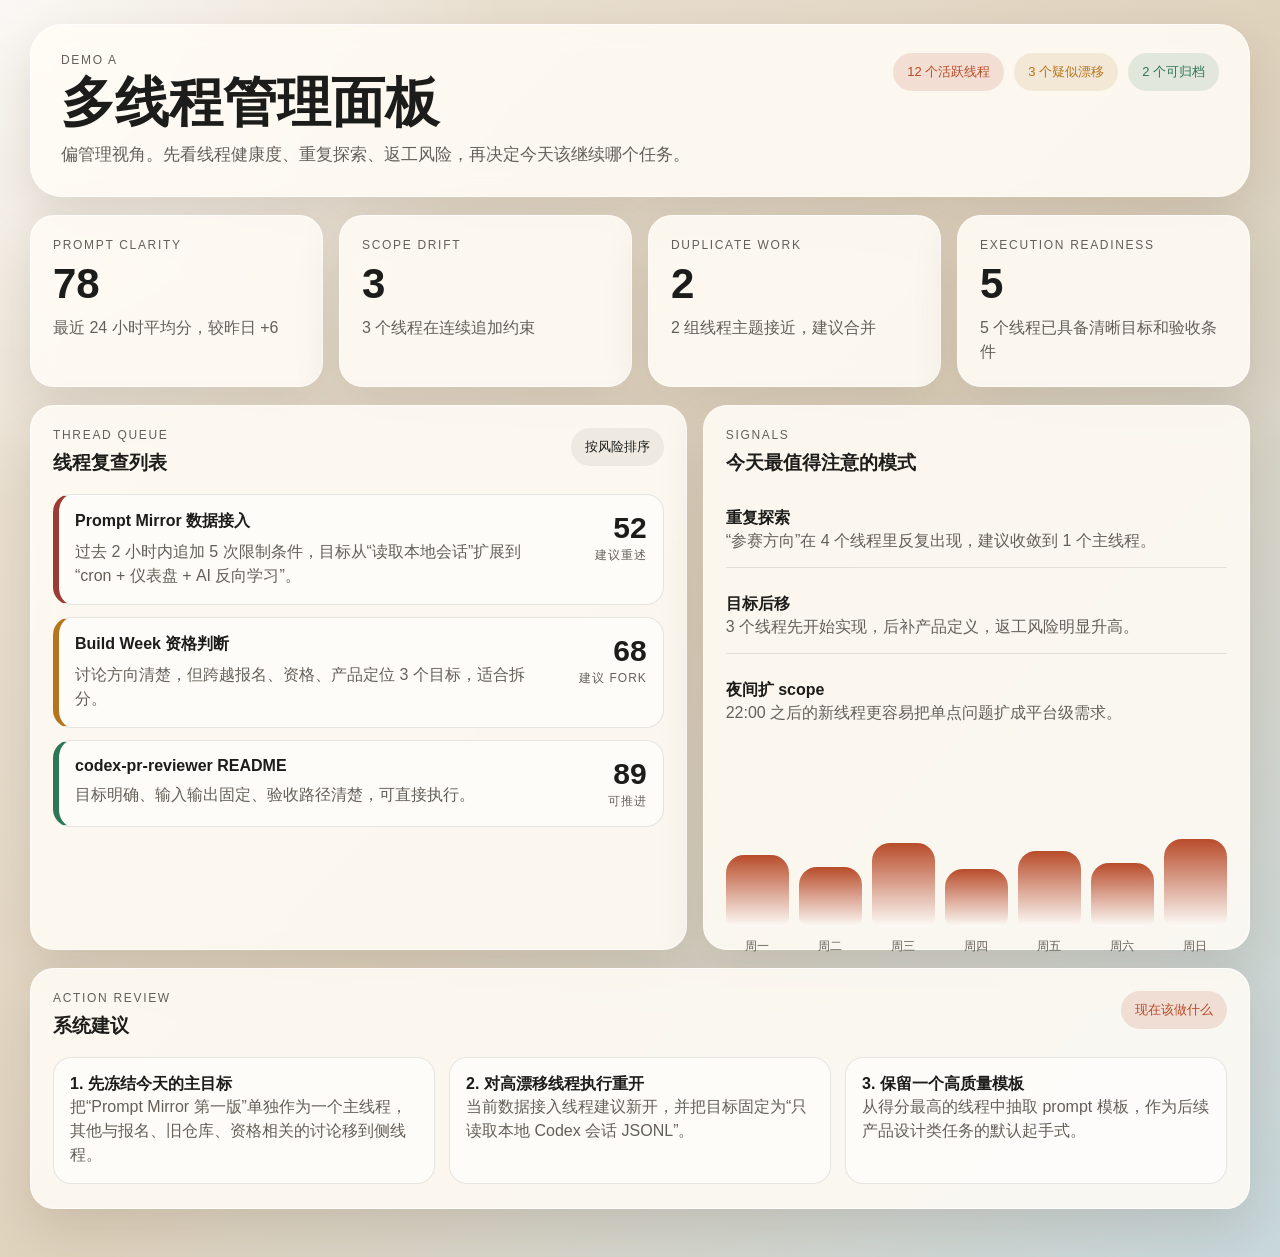
<file: demo-a.html>
<!DOCTYPE html>
<html lang="zh-CN">
<head>
  <meta charset="UTF-8">
  <meta name="viewport" content="width=device-width, initial-scale=1.0">
  <title>Prompt Mirror Demo A</title>
  <link rel="stylesheet" href="./demo.css">
</head>
<body class="theme-ops">
  <main class="shell">
    <section class="hero">
      <div>
        <p class="eyebrow">Demo A</p>
        <h1>多线程管理面板</h1>
        <p class="lede">偏管理视角。先看线程健康度、重复探索、返工风险，再决定今天该继续哪个任务。</p>
      </div>
      <div class="hero-chip-row">
        <span class="chip accent">12 个活跃线程</span>
        <span class="chip warn">3 个疑似漂移</span>
        <span class="chip good">2 个可归档</span>
      </div>
    </section>

    <section class="stats-grid">
      <article class="stat-card">
        <p class="label">Prompt Clarity</p>
        <h2>78</h2>
        <p>最近 24 小时平均分，较昨日 +6</p>
      </article>
      <article class="stat-card">
        <p class="label">Scope Drift</p>
        <h2>3</h2>
        <p>3 个线程在连续追加约束</p>
      </article>
      <article class="stat-card">
        <p class="label">Duplicate Work</p>
        <h2>2</h2>
        <p>2 组线程主题接近，建议合并</p>
      </article>
      <article class="stat-card">
        <p class="label">Execution Readiness</p>
        <h2>5</h2>
        <p>5 个线程已具备清晰目标和验收条件</p>
      </article>
    </section>

    <section class="panel two-col">
      <div class="card">
        <div class="card-head">
          <div>
            <p class="label">Thread Queue</p>
            <h3>线程复查列表</h3>
          </div>
          <span class="chip">按风险排序</span>
        </div>

        <div class="thread-list">
          <article class="thread-item danger">
            <div>
              <h4>Prompt Mirror 数据接入</h4>
              <p>过去 2 小时内追加 5 次限制条件，目标从“读取本地会话”扩展到“cron + 仪表盘 + AI 反向学习”。</p>
            </div>
            <div class="score-block">
              <strong>52</strong>
              <span>建议重述</span>
            </div>
          </article>

          <article class="thread-item warn">
            <div>
              <h4>Build Week 资格判断</h4>
              <p>讨论方向清楚，但跨越报名、资格、产品定位 3 个目标，适合拆分。</p>
            </div>
            <div class="score-block">
              <strong>68</strong>
              <span>建议 fork</span>
            </div>
          </article>

          <article class="thread-item good">
            <div>
              <h4>codex-pr-reviewer README</h4>
              <p>目标明确、输入输出固定、验收路径清楚，可直接执行。</p>
            </div>
            <div class="score-block">
              <strong>89</strong>
              <span>可推进</span>
            </div>
          </article>
        </div>
      </div>

      <div class="card">
        <div class="card-head">
          <div>
            <p class="label">Signals</p>
            <h3>今天最值得注意的模式</h3>
          </div>
        </div>

        <ul class="signal-list">
          <li>
            <strong>重复探索</strong>
            <p>“参赛方向”在 4 个线程里反复出现，建议收敛到 1 个主线程。</p>
          </li>
          <li>
            <strong>目标后移</strong>
            <p>3 个线程先开始实现，后补产品定义，返工风险明显升高。</p>
          </li>
          <li>
            <strong>夜间扩 scope</strong>
            <p>22:00 之后的新线程更容易把单点问题扩成平台级需求。</p>
          </li>
        </ul>

        <div class="mini-chart">
          <div class="bar h72"><span>周一</span></div>
          <div class="bar h60"><span>周二</span></div>
          <div class="bar h84"><span>周三</span></div>
          <div class="bar h58"><span>周四</span></div>
          <div class="bar h76"><span>周五</span></div>
          <div class="bar h64"><span>周六</span></div>
          <div class="bar h88"><span>周日</span></div>
        </div>
      </div>
    </section>

    <section class="panel single">
      <div class="card focus-card">
        <div class="card-head">
          <div>
            <p class="label">Action Review</p>
            <h3>系统建议</h3>
          </div>
          <span class="chip accent">现在该做什么</span>
        </div>
        <div class="action-grid">
          <div>
            <h4>1. 先冻结今天的主目标</h4>
            <p>把“Prompt Mirror 第一版”单独作为一个主线程，其他与报名、旧仓库、资格相关的讨论移到侧线程。</p>
          </div>
          <div>
            <h4>2. 对高漂移线程执行重开</h4>
            <p>当前数据接入线程建议新开，并把目标固定为“只读取本地 Codex 会话 JSONL”。</p>
          </div>
          <div>
            <h4>3. 保留一个高质量模板</h4>
            <p>从得分最高的线程中抽取 prompt 模板，作为后续产品设计类任务的默认起手式。</p>
          </div>
        </div>
      </div>
    </section>
  </main>
</body>
</html>
</file>
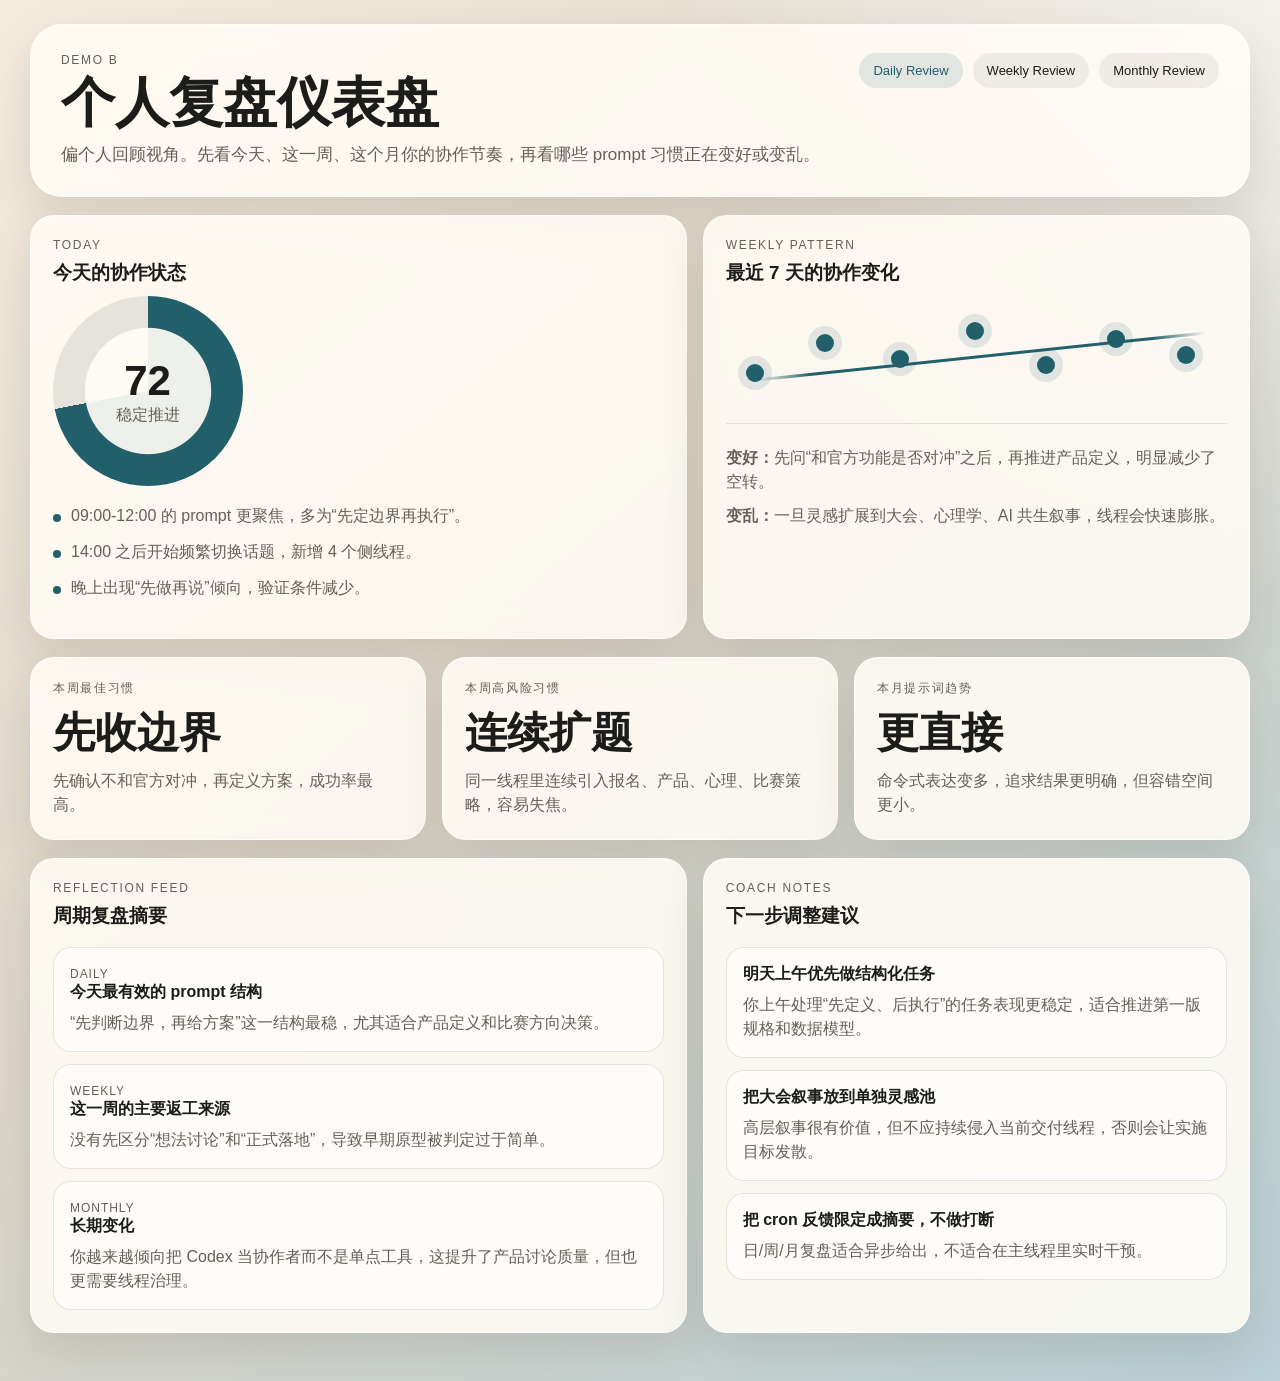
<file: demo-b.html>
<!DOCTYPE html>
<html lang="zh-CN">
<head>
  <meta charset="UTF-8">
  <meta name="viewport" content="width=device-width, initial-scale=1.0">
  <title>Prompt Mirror Demo B</title>
  <link rel="stylesheet" href="./demo.css">
</head>
<body class="theme-reflect">
  <main class="shell">
    <section class="hero">
      <div>
        <p class="eyebrow">Demo B</p>
        <h1>个人复盘仪表盘</h1>
        <p class="lede">偏个人回顾视角。先看今天、这一周、这个月你的协作节奏，再看哪些 prompt 习惯正在变好或变乱。</p>
      </div>
      <div class="hero-chip-row">
        <span class="chip accent">Daily Review</span>
        <span class="chip">Weekly Review</span>
        <span class="chip">Monthly Review</span>
      </div>
    </section>

    <section class="panel split-hero">
      <div class="card diary-card">
        <p class="label">Today</p>
        <h3>今天的协作状态</h3>
        <div class="mood-ring">
          <div>
            <strong>72</strong>
            <span>稳定推进</span>
          </div>
        </div>
        <ul class="timeline-notes">
          <li>09:00-12:00 的 prompt 更聚焦，多为“先定边界再执行”。</li>
          <li>14:00 之后开始频繁切换话题，新增 4 个侧线程。</li>
          <li>晚上出现“先做再说”倾向，验证条件减少。</li>
        </ul>
      </div>

      <div class="card review-card">
        <p class="label">Weekly Pattern</p>
        <h3>最近 7 天的协作变化</h3>
        <div class="wave">
          <span class="dot d1"></span>
          <span class="dot d2"></span>
          <span class="dot d3"></span>
          <span class="dot d4"></span>
          <span class="dot d5"></span>
          <span class="dot d6"></span>
          <span class="dot d7"></span>
        </div>
        <div class="review-summary">
          <p><strong>变好：</strong>先问“和官方功能是否对冲”之后，再推进产品定义，明显减少了空转。</p>
          <p><strong>变乱：</strong>一旦灵感扩展到大会、心理学、AI 共生叙事，线程会快速膨胀。</p>
        </div>
      </div>
    </section>

    <section class="stats-grid alt">
      <article class="stat-card">
        <p class="label">本周最佳习惯</p>
        <h2>先收边界</h2>
        <p>先确认不和官方对冲，再定义方案，成功率最高。</p>
      </article>
      <article class="stat-card">
        <p class="label">本周高风险习惯</p>
        <h2>连续扩题</h2>
        <p>同一线程里连续引入报名、产品、心理、比赛策略，容易失焦。</p>
      </article>
      <article class="stat-card">
        <p class="label">本月提示词趋势</p>
        <h2>更直接</h2>
        <p>命令式表达变多，追求结果更明确，但容错空间更小。</p>
      </article>
    </section>

    <section class="panel two-col">
      <div class="card">
        <div class="card-head">
          <div>
            <p class="label">Reflection Feed</p>
            <h3>周期复盘摘要</h3>
          </div>
        </div>
        <div class="journal-feed">
          <article>
            <span>Daily</span>
            <h4>今天最有效的 prompt 结构</h4>
            <p>“先判断边界，再给方案”这一结构最稳，尤其适合产品定义和比赛方向决策。</p>
          </article>
          <article>
            <span>Weekly</span>
            <h4>这一周的主要返工来源</h4>
            <p>没有先区分“想法讨论”和“正式落地”，导致早期原型被判定过于简单。</p>
          </article>
          <article>
            <span>Monthly</span>
            <h4>长期变化</h4>
            <p>你越来越倾向把 Codex 当协作者而不是单点工具，这提升了产品讨论质量，但也更需要线程治理。</p>
          </article>
        </div>
      </div>

      <div class="card">
        <div class="card-head">
          <div>
            <p class="label">Coach Notes</p>
            <h3>下一步调整建议</h3>
          </div>
        </div>
        <div class="coach-stack">
          <div class="coach-note">
            <h4>明天上午优先做结构化任务</h4>
            <p>你上午处理“先定义、后执行”的任务表现更稳定，适合推进第一版规格和数据模型。</p>
          </div>
          <div class="coach-note">
            <h4>把大会叙事放到单独灵感池</h4>
            <p>高层叙事很有价值，但不应持续侵入当前交付线程，否则会让实施目标发散。</p>
          </div>
          <div class="coach-note">
            <h4>把 cron 反馈限定成摘要，不做打断</h4>
            <p>日/周/月复盘适合异步给出，不适合在主线程里实时干预。</p>
          </div>
        </div>
      </div>
    </section>
  </main>
</body>
</html>
</file>
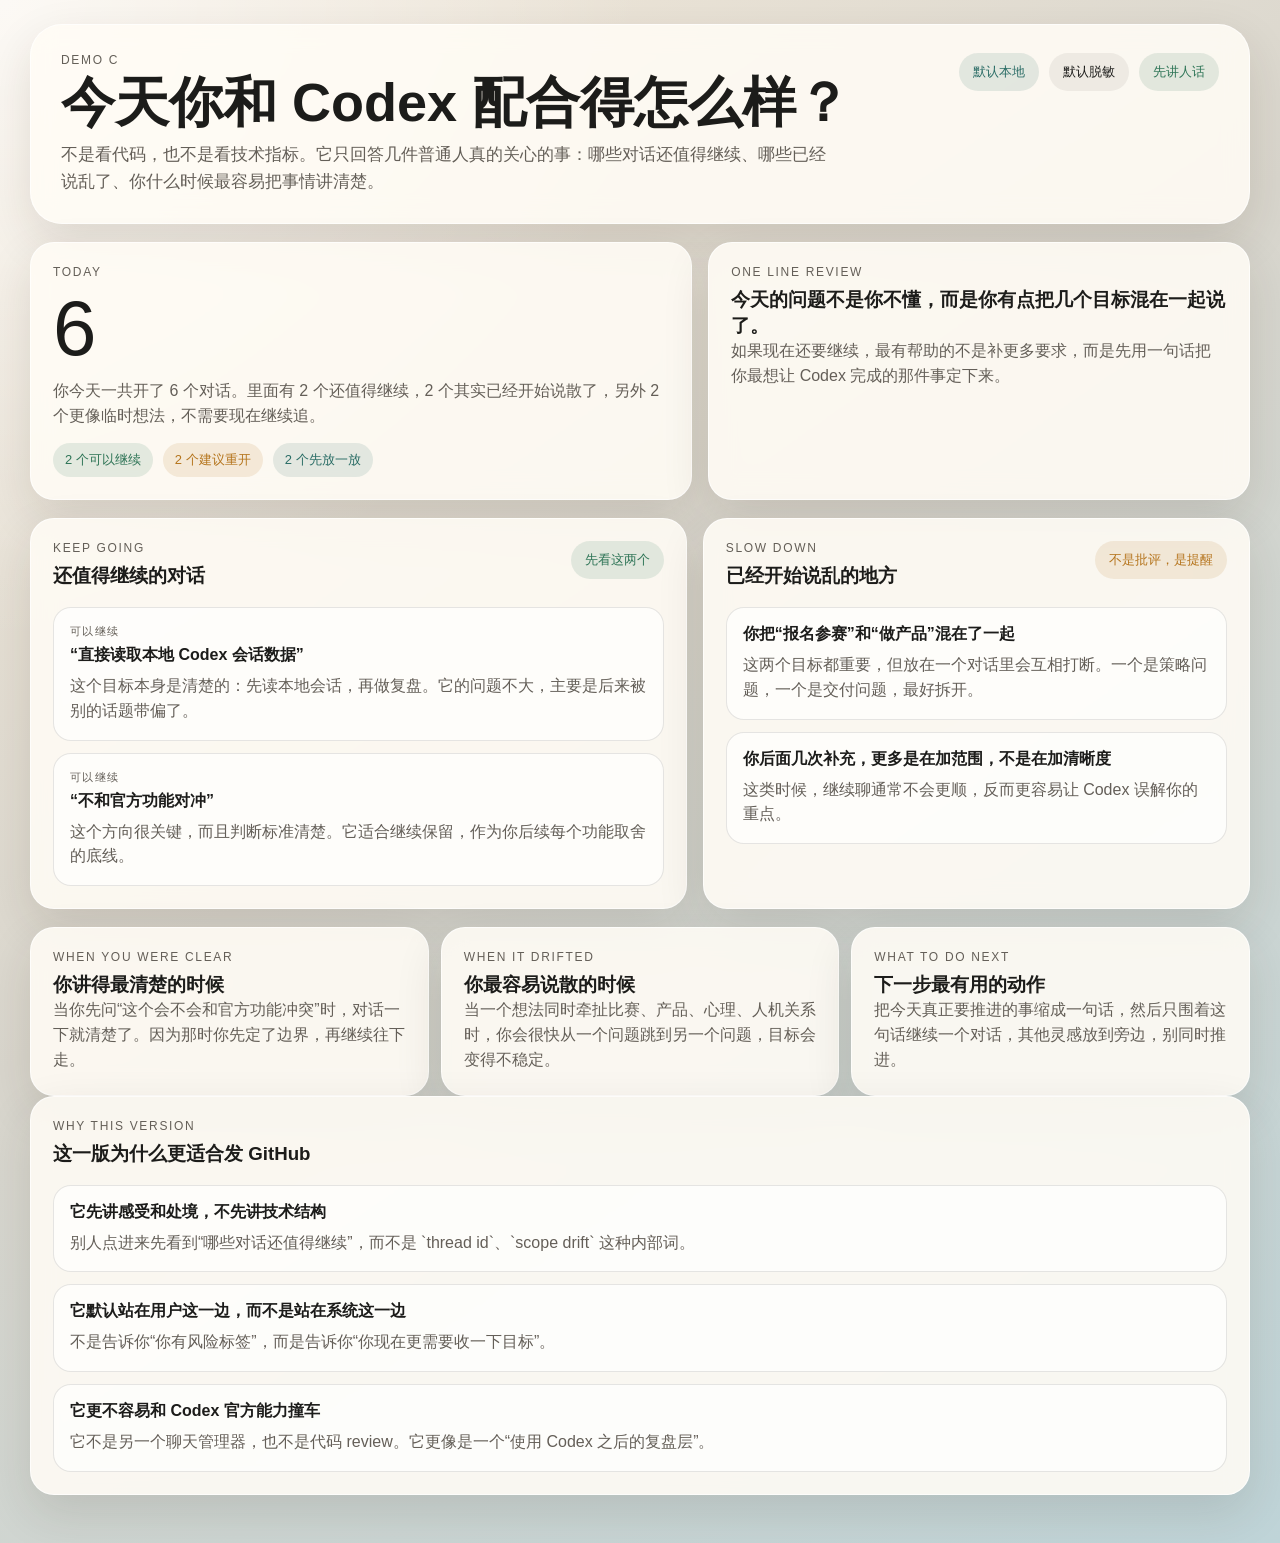
<file: demo-c.html>
<!DOCTYPE html>
<html lang="zh-CN">
<head>
  <meta charset="UTF-8">
  <meta name="viewport" content="width=device-width, initial-scale=1.0">
  <title>Prompt Mirror Demo C</title>
  <link rel="stylesheet" href="./demo.css">
  <style>
    body.theme-human {
      --accent: #2b6d66;
      --accent-soft: rgba(43, 109, 102, 0.12);
      --good: #2f7557;
      background:
        radial-gradient(circle at top left, rgba(255,255,255,0.72), transparent 32%),
        linear-gradient(145deg, #f5ebdc 0%, #d9d6cd 44%, #bfd4d8 100%);
    }

    .daily-grid {
      display: grid;
      grid-template-columns: 1.1fr 0.9fr;
      gap: 16px;
      margin-bottom: 18px;
    }

    .plain-list,
    .gentle-stack,
    .continue-list {
      display: grid;
      gap: 12px;
    }

    .plain-item,
    .gentle-note,
    .continue-card {
      border-radius: 18px;
      padding: 16px;
      border: 1px solid var(--line);
      background: rgba(255, 255, 255, 0.68);
    }

    .plain-item h4,
    .gentle-note h4,
    .continue-card h4 {
      margin-bottom: 8px;
    }

    .plain-item p,
    .gentle-note p,
    .continue-card p,
    .tone-copy {
      color: var(--muted);
      line-height: 1.55;
    }

    .mosaic {
      display: grid;
      grid-template-columns: repeat(3, 1fr);
      gap: 12px;
      margin-top: 16px;
    }

    .mosaic .card {
      min-height: 160px;
    }

    .state-pill-row {
      display: flex;
      flex-wrap: wrap;
      gap: 10px;
      margin-top: 14px;
    }

    .state-pill {
      border-radius: 999px;
      padding: 8px 12px;
      font-size: 13px;
      background: rgba(28, 28, 26, 0.07);
    }

    .state-pill.good {
      background: rgba(47, 117, 87, 0.12);
      color: var(--good);
    }

    .state-pill.warn {
      background: rgba(181, 117, 29, 0.12);
      color: var(--warn);
    }

    .state-pill.soft {
      background: var(--accent-soft);
      color: var(--accent);
    }

    .big-number {
      font-size: clamp(40px, 7vw, 78px);
      line-height: 1;
      margin: 10px 0 12px;
    }

    .tiny-label {
      text-transform: uppercase;
      letter-spacing: 0.12em;
      font-size: 11px;
      color: var(--muted);
      margin-bottom: 6px;
    }

    @media (max-width: 980px) {
      .daily-grid,
      .mosaic {
        grid-template-columns: 1fr;
      }
    }
  </style>
</head>
<body class="theme-human">
  <main class="shell">
    <section class="hero">
      <div>
        <p class="eyebrow">Demo C</p>
        <h1>今天你和 Codex 配合得怎么样？</h1>
        <p class="lede">不是看代码，也不是看技术指标。它只回答几件普通人真的关心的事：哪些对话还值得继续、哪些已经说乱了、你什么时候最容易把事情讲清楚。</p>
      </div>
      <div class="hero-chip-row">
        <span class="chip accent">默认本地</span>
        <span class="chip">默认脱敏</span>
        <span class="chip good">先讲人话</span>
      </div>
    </section>

    <section class="daily-grid">
      <article class="card">
        <p class="label">Today</p>
        <div class="big-number">6</div>
        <p class="tone-copy">你今天一共开了 6 个对话。里面有 2 个还值得继续，2 个其实已经开始说散了，另外 2 个更像临时想法，不需要现在继续追。</p>
        <div class="state-pill-row">
          <span class="state-pill good">2 个可以继续</span>
          <span class="state-pill warn">2 个建议重开</span>
          <span class="state-pill soft">2 个先放一放</span>
        </div>
      </article>

      <article class="card">
        <p class="label">One Line Review</p>
        <h3>今天的问题不是你不懂，而是你有点把几个目标混在一起说了。</h3>
        <p class="tone-copy">如果现在还要继续，最有帮助的不是补更多要求，而是先用一句话把你最想让 Codex 完成的那件事定下来。</p>
      </article>
    </section>

    <section class="panel two-col">
      <div class="card">
        <div class="card-head">
          <div>
            <p class="label">Keep Going</p>
            <h3>还值得继续的对话</h3>
          </div>
          <span class="chip good">先看这两个</span>
        </div>
        <div class="continue-list">
          <article class="continue-card">
            <div class="tiny-label">可以继续</div>
            <h4>“直接读取本地 Codex 会话数据”</h4>
            <p>这个目标本身是清楚的：先读本地会话，再做复盘。它的问题不大，主要是后来被别的话题带偏了。</p>
          </article>
          <article class="continue-card">
            <div class="tiny-label">可以继续</div>
            <h4>“不和官方功能对冲”</h4>
            <p>这个方向很关键，而且判断标准清楚。它适合继续保留，作为你后续每个功能取舍的底线。</p>
          </article>
        </div>
      </div>

      <div class="card">
        <div class="card-head">
          <div>
            <p class="label">Slow Down</p>
            <h3>已经开始说乱的地方</h3>
          </div>
          <span class="chip warn">不是批评，是提醒</span>
        </div>
        <div class="plain-list">
          <article class="plain-item">
            <h4>你把“报名参赛”和“做产品”混在了一起</h4>
            <p>这两个目标都重要，但放在一个对话里会互相打断。一个是策略问题，一个是交付问题，最好拆开。</p>
          </article>
          <article class="plain-item">
            <h4>你后面几次补充，更多是在加范围，不是在加清晰度</h4>
            <p>这类时候，继续聊通常不会更顺，反而更容易让 Codex 误解你的重点。</p>
          </article>
        </div>
      </div>
    </section>

    <section class="mosaic">
      <article class="card">
        <p class="label">When You Were Clear</p>
        <h3>你讲得最清楚的时候</h3>
        <p class="tone-copy">当你先问“这个会不会和官方功能冲突”时，对话一下就清楚了。因为那时你先定了边界，再继续往下走。</p>
      </article>

      <article class="card">
        <p class="label">When It Drifted</p>
        <h3>你最容易说散的时候</h3>
        <p class="tone-copy">当一个想法同时牵扯比赛、产品、心理、人机关系时，你会很快从一个问题跳到另一个问题，目标会变得不稳定。</p>
      </article>

      <article class="card">
        <p class="label">What To Do Next</p>
        <h3>下一步最有用的动作</h3>
        <p class="tone-copy">把今天真正要推进的事缩成一句话，然后只围着这句话继续一个对话，其他灵感放到旁边，别同时推进。</p>
      </article>
    </section>

    <section class="panel single">
      <div class="card">
        <div class="card-head">
          <div>
            <p class="label">Why This Version</p>
            <h3>这一版为什么更适合发 GitHub</h3>
          </div>
        </div>
        <div class="gentle-stack">
          <div class="gentle-note">
            <h4>它先讲感受和处境，不先讲技术结构</h4>
            <p>别人点进来先看到“哪些对话还值得继续”，而不是 `thread id`、`scope drift` 这种内部词。</p>
          </div>
          <div class="gentle-note">
            <h4>它默认站在用户这一边，而不是站在系统这一边</h4>
            <p>不是告诉你“你有风险标签”，而是告诉你“你现在更需要收一下目标”。</p>
          </div>
          <div class="gentle-note">
            <h4>它更不容易和 Codex 官方能力撞车</h4>
            <p>它不是另一个聊天管理器，也不是代码 review。它更像是一个“使用 Codex 之后的复盘层”。</p>
          </div>
        </div>
      </div>
    </section>
  </main>
</body>
</html>
</file>
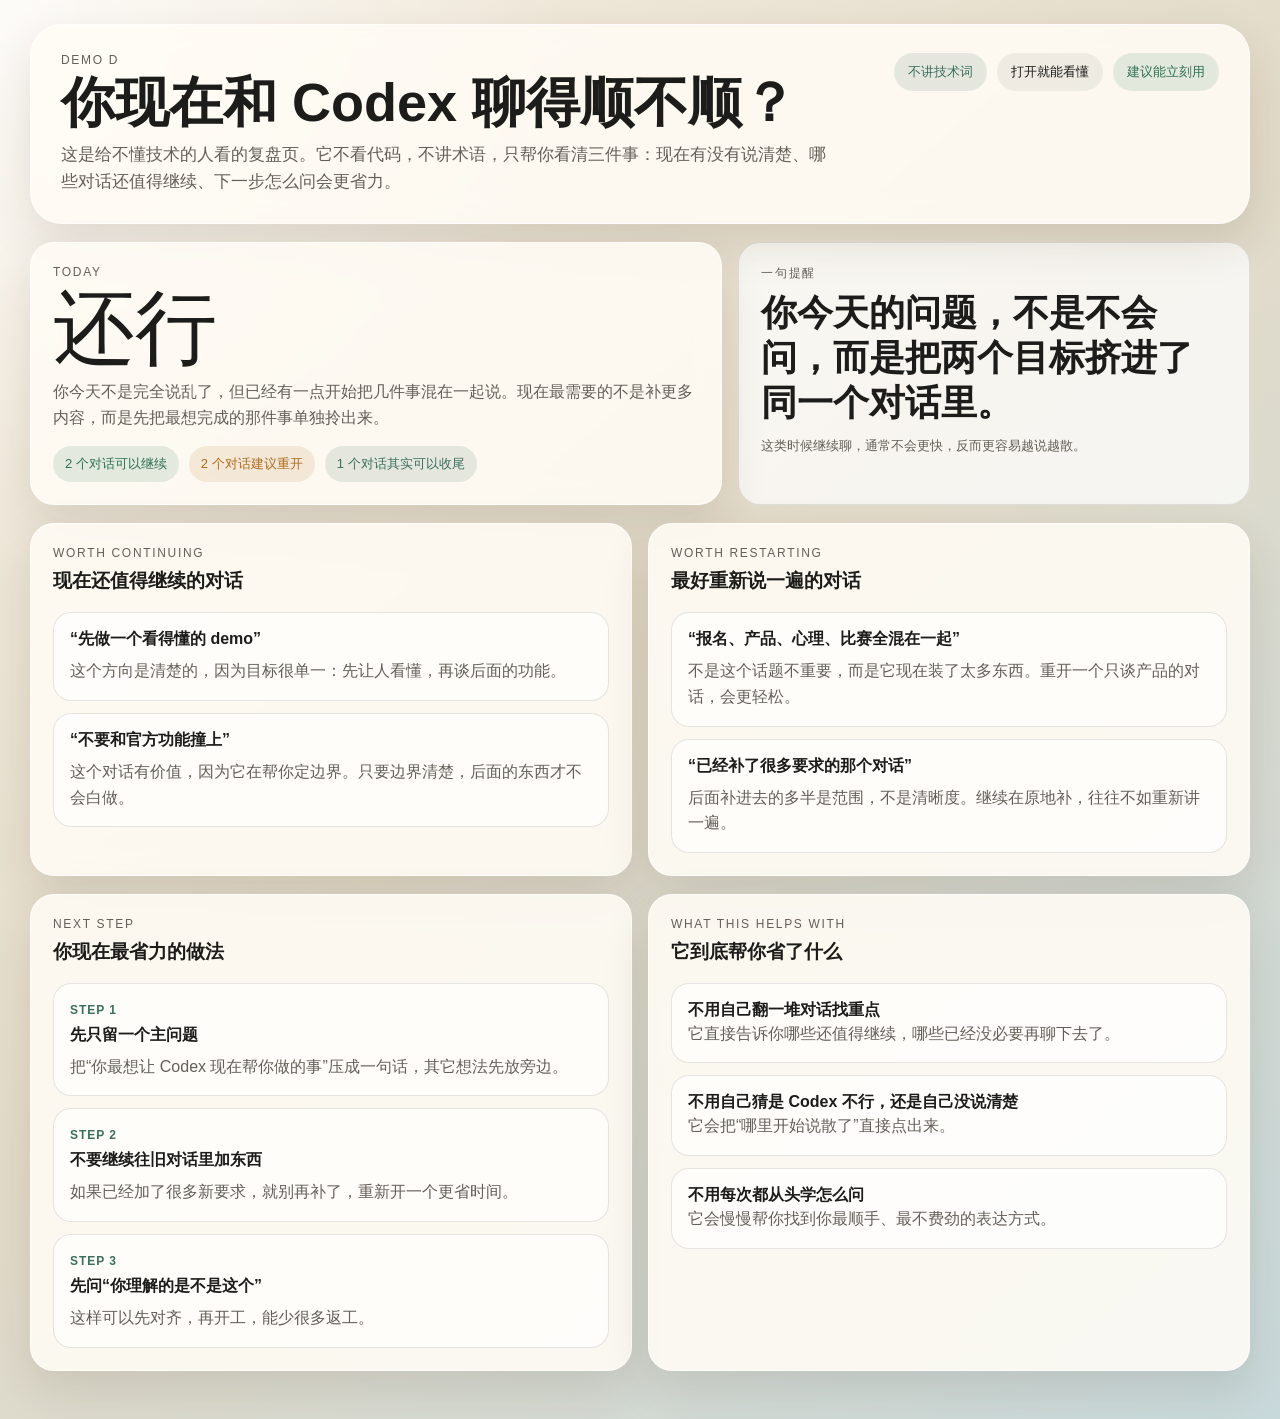
<file: demo-d.html>
<!DOCTYPE html>
<html lang="zh-CN">
<head>
  <meta charset="UTF-8">
  <meta name="viewport" content="width=device-width, initial-scale=1.0">
  <title>Prompt Mirror Demo D</title>
  <link rel="stylesheet" href="./demo.css">
  <style>
    body.theme-beginner {
      --accent: #3b6f5d;
      --accent-soft: rgba(59, 111, 93, 0.12);
      --good: #2d7252;
      --warn: #ad6d1d;
      --danger: #97423b;
      background:
        radial-gradient(circle at top left, rgba(255,255,255,0.78), transparent 30%),
        linear-gradient(140deg, #f7efe2 0%, #e3dbc9 48%, #c8d9db 100%);
    }

    .welcome-grid,
    .focus-grid,
    .bottom-grid {
      display: grid;
      gap: 16px;
      margin-bottom: 18px;
    }

    .welcome-grid {
      grid-template-columns: 1.15fr 0.85fr;
    }

    .focus-grid,
    .bottom-grid {
      grid-template-columns: 1fr 1fr;
    }

    .soft-card {
      border-radius: 22px;
      padding: 22px;
      background: rgba(255, 255, 255, 0.72);
      border: 1px solid var(--line);
    }

    .soft-card h3,
    .simple-item h4,
    .step-card h4 {
      margin-bottom: 8px;
    }

    .gentle-text,
    .simple-item p,
    .step-card p,
    .plain-tip p {
      color: var(--muted);
      line-height: 1.6;
    }

    .status-big {
      font-size: clamp(40px, 7vw, 82px);
      line-height: 0.95;
      margin: 10px 0 12px;
    }

    .mini-status {
      display: flex;
      flex-wrap: wrap;
      gap: 10px;
      margin-top: 16px;
    }

    .mini-status span {
      border-radius: 999px;
      padding: 9px 12px;
      font-size: 13px;
      background: rgba(30, 30, 28, 0.07);
    }

    .mini-status .good {
      color: var(--good);
      background: rgba(45, 114, 82, 0.12);
    }

    .mini-status .warn {
      color: var(--warn);
      background: rgba(173, 109, 29, 0.12);
    }

    .mini-status .soft {
      color: var(--accent);
      background: var(--accent-soft);
    }

    .simple-list,
    .step-list,
    .tip-list {
      display: grid;
      gap: 12px;
    }

    .simple-item,
    .step-card,
    .plain-tip {
      border-radius: 18px;
      padding: 16px;
      border: 1px solid var(--line);
      background: rgba(255, 255, 255, 0.68);
    }

    .step-card strong {
      display: inline-block;
      margin-bottom: 8px;
      color: var(--accent);
      letter-spacing: 0.08em;
      text-transform: uppercase;
      font-size: 12px;
    }

    .one-line {
      font-size: clamp(24px, 4vw, 36px);
      line-height: 1.25;
    }

    .tiny-note {
      margin-top: 12px;
      font-size: 13px;
      color: var(--muted);
    }

    @media (max-width: 980px) {
      .welcome-grid,
      .focus-grid,
      .bottom-grid {
        grid-template-columns: 1fr;
      }
    }
  </style>
</head>
<body class="theme-beginner">
  <main class="shell">
    <section class="hero">
      <div>
        <p class="eyebrow">Demo D</p>
        <h1>你现在和 Codex 聊得顺不顺？</h1>
        <p class="lede">这是给不懂技术的人看的复盘页。它不看代码，不讲术语，只帮你看清三件事：现在有没有说清楚、哪些对话还值得继续、下一步怎么问会更省力。</p>
      </div>
      <div class="hero-chip-row">
        <span class="chip accent">不讲技术词</span>
        <span class="chip">打开就能看懂</span>
        <span class="chip good">建议能立刻用</span>
      </div>
    </section>

    <section class="welcome-grid">
      <article class="card">
        <p class="label">Today</p>
        <div class="status-big">还行</div>
        <p class="gentle-text">你今天不是完全说乱了，但已经有一点开始把几件事混在一起说。现在最需要的不是补更多内容，而是先把最想完成的那件事单独拎出来。</p>
        <div class="mini-status">
          <span class="good">2 个对话可以继续</span>
          <span class="warn">2 个对话建议重开</span>
          <span class="soft">1 个对话其实可以收尾</span>
        </div>
      </article>

      <article class="soft-card">
        <p class="label">一句提醒</p>
        <h3 class="one-line">你今天的问题，不是不会问，而是把两个目标挤进了同一个对话里。</h3>
        <p class="tiny-note">这类时候继续聊，通常不会更快，反而更容易越说越散。</p>
      </article>
    </section>

    <section class="focus-grid">
      <article class="card">
        <div class="card-head">
          <div>
            <p class="label">Worth Continuing</p>
            <h3>现在还值得继续的对话</h3>
          </div>
        </div>
        <div class="simple-list">
          <div class="simple-item">
            <h4>“先做一个看得懂的 demo”</h4>
            <p>这个方向是清楚的，因为目标很单一：先让人看懂，再谈后面的功能。</p>
          </div>
          <div class="simple-item">
            <h4>“不要和官方功能撞上”</h4>
            <p>这个对话有价值，因为它在帮你定边界。只要边界清楚，后面的东西才不会白做。</p>
          </div>
        </div>
      </article>

      <article class="card">
        <div class="card-head">
          <div>
            <p class="label">Worth Restarting</p>
            <h3>最好重新说一遍的对话</h3>
          </div>
        </div>
        <div class="simple-list">
          <div class="simple-item">
            <h4>“报名、产品、心理、比赛全混在一起”</h4>
            <p>不是这个话题不重要，而是它现在装了太多东西。重开一个只谈产品的对话，会更轻松。</p>
          </div>
          <div class="simple-item">
            <h4>“已经补了很多要求的那个对话”</h4>
            <p>后面补进去的多半是范围，不是清晰度。继续在原地补，往往不如重新讲一遍。</p>
          </div>
        </div>
      </article>
    </section>

    <section class="bottom-grid">
      <article class="card">
        <div class="card-head">
          <div>
            <p class="label">Next Step</p>
            <h3>你现在最省力的做法</h3>
          </div>
        </div>
        <div class="step-list">
          <div class="step-card">
            <strong>Step 1</strong>
            <h4>先只留一个主问题</h4>
            <p>把“你最想让 Codex 现在帮你做的事”压成一句话，其它想法先放旁边。</p>
          </div>
          <div class="step-card">
            <strong>Step 2</strong>
            <h4>不要继续往旧对话里加东西</h4>
            <p>如果已经加了很多新要求，就别再补了，重新开一个更省时间。</p>
          </div>
          <div class="step-card">
            <strong>Step 3</strong>
            <h4>先问“你理解的是不是这个”</h4>
            <p>这样可以先对齐，再开工，能少很多返工。</p>
          </div>
        </div>
      </article>

      <article class="card">
        <div class="card-head">
          <div>
            <p class="label">What This Helps With</p>
            <h3>它到底帮你省了什么</h3>
          </div>
        </div>
        <div class="tip-list">
          <div class="plain-tip">
            <h4>不用自己翻一堆对话找重点</h4>
            <p>它直接告诉你哪些还值得继续，哪些已经没必要再聊下去了。</p>
          </div>
          <div class="plain-tip">
            <h4>不用自己猜是 Codex 不行，还是自己没说清楚</h4>
            <p>它会把“哪里开始说散了”直接点出来。</p>
          </div>
          <div class="plain-tip">
            <h4>不用每次都从头学怎么问</h4>
            <p>它会慢慢帮你找到你最顺手、最不费劲的表达方式。</p>
          </div>
        </div>
      </article>
    </section>
  </main>
</body>
</html>
</file>
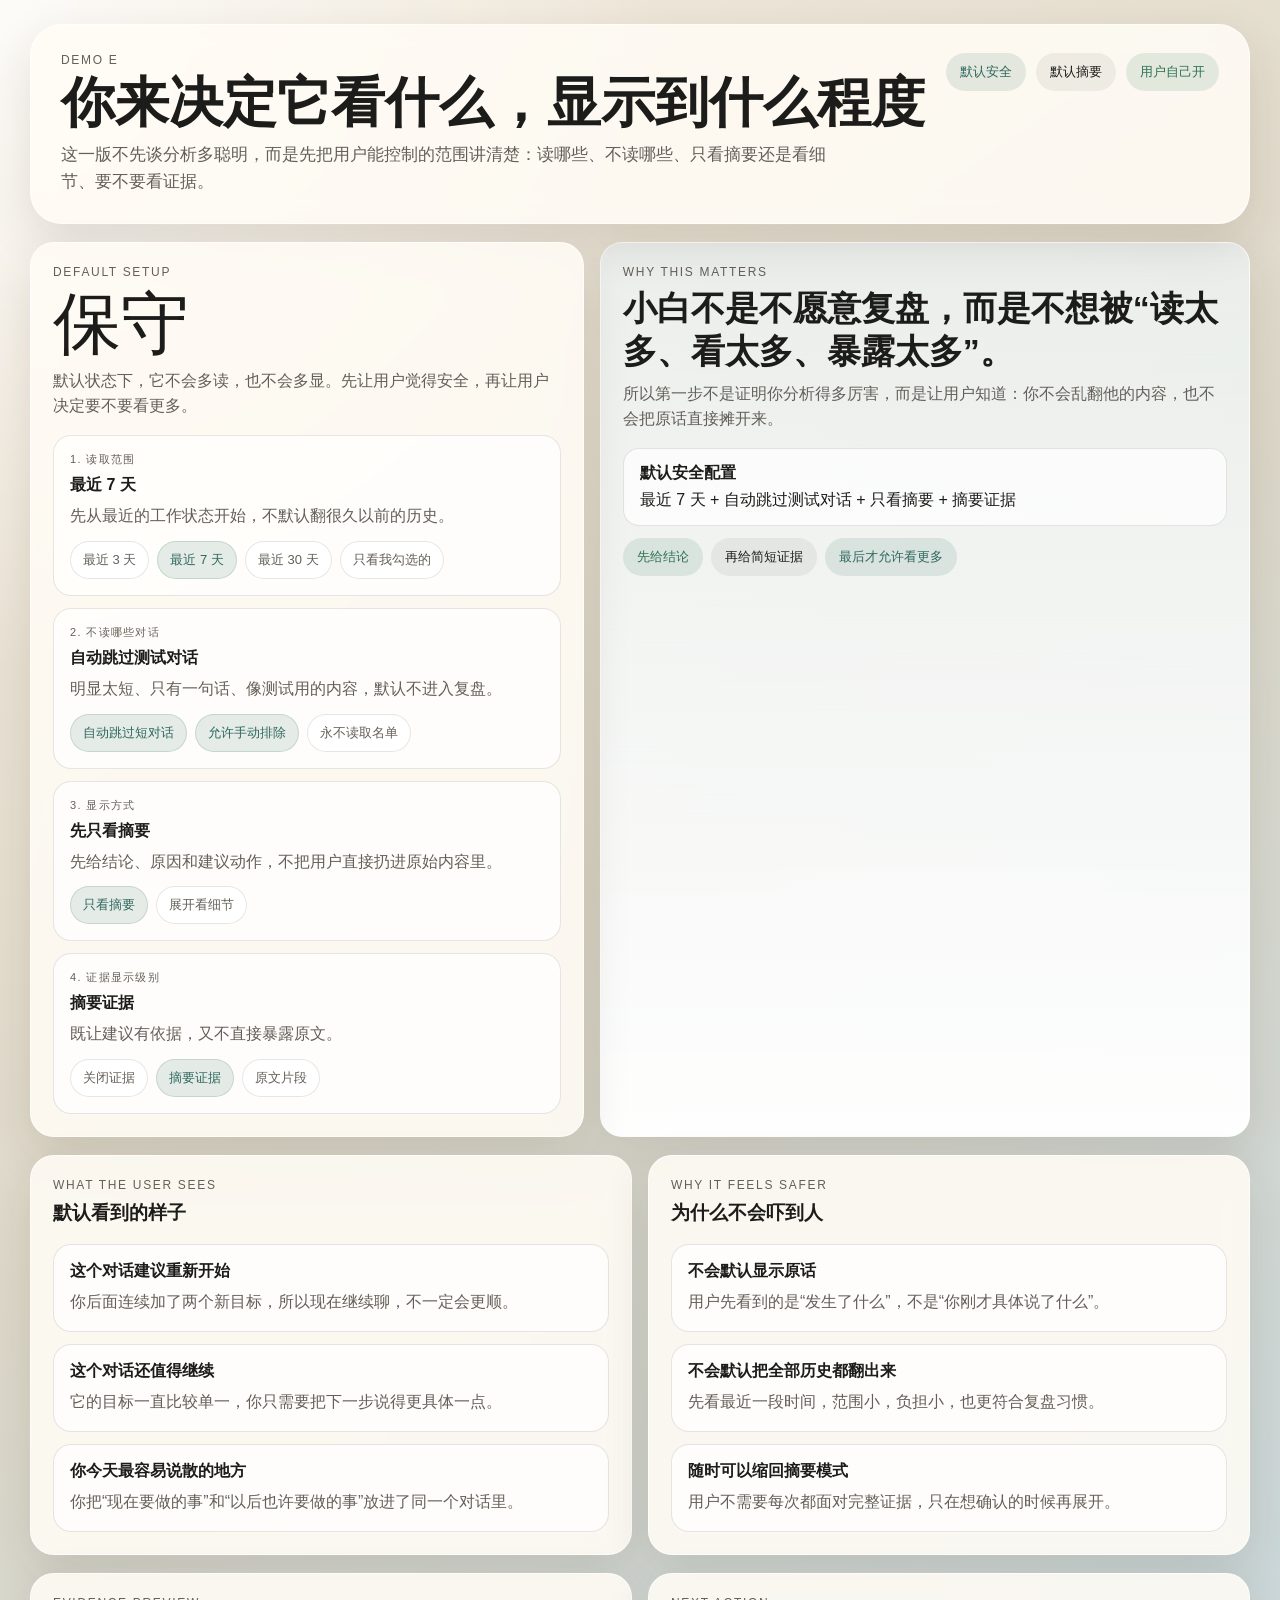
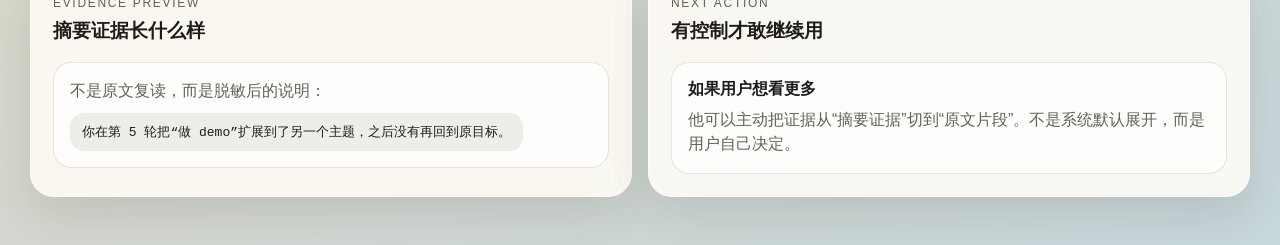
<file: demo-e.html>
<!DOCTYPE html>
<html lang="zh-CN">
<head>
  <meta charset="UTF-8">
  <meta name="viewport" content="width=device-width, initial-scale=1.0">
  <title>Prompt Mirror Demo E</title>
  <link rel="stylesheet" href="./demo.css">
  <style>
    body.theme-control {
      --accent: #2f685f;
      --accent-soft: rgba(47, 104, 95, 0.12);
      --good: #2d7252;
      --warn: #ad6d1d;
      background:
        radial-gradient(circle at top left, rgba(255,255,255,0.8), transparent 30%),
        linear-gradient(145deg, #f6eddf 0%, #ddd8c9 48%, #c7d7dc 100%);
    }

    .layout,
    .summary-grid,
    .evidence-grid {
      display: grid;
      gap: 16px;
      margin-bottom: 18px;
    }

    .layout {
      grid-template-columns: 0.92fr 1.08fr;
    }

    .summary-grid,
    .evidence-grid {
      grid-template-columns: 1fr 1fr;
    }

    .control-stack,
    .note-stack,
    .sample-stack {
      display: grid;
      gap: 12px;
    }

    .control-card,
    .sample-card,
    .note-card {
      border-radius: 18px;
      padding: 16px;
      border: 1px solid var(--line);
      background: rgba(255, 255, 255, 0.72);
    }

    .control-card h4,
    .sample-card h4,
    .note-card h4 {
      margin: 0 0 8px;
    }

    .control-card p,
    .sample-card p,
    .note-card p,
    .micro-copy {
      color: var(--muted);
      line-height: 1.55;
      margin: 0;
    }

    .option-row,
    .chip-row {
      display: flex;
      flex-wrap: wrap;
      gap: 8px;
      margin-top: 12px;
    }

    .option {
      border-radius: 999px;
      padding: 9px 12px;
      font-size: 13px;
      border: 1px solid var(--line);
      background: rgba(255,255,255,0.92);
    }

    .option.active {
      background: var(--accent-soft);
      color: var(--accent);
      border-color: rgba(47, 104, 95, 0.18);
    }

    .option.soft {
      color: var(--muted);
    }

    .hero-state {
      font-size: clamp(32px, 6vw, 68px);
      line-height: 1;
      margin: 10px 0 12px;
    }

    .callout {
      border-radius: 22px;
      padding: 22px;
      background:
        linear-gradient(180deg, rgba(47,104,95,0.08), rgba(255,255,255,0.82)),
        rgba(255,255,255,0.82);
      border: 1px solid rgba(255,255,255,0.75);
      box-shadow: var(--shadow);
    }

    .callout h3 {
      margin: 0 0 10px;
      font-size: clamp(22px, 4vw, 34px);
      line-height: 1.25;
    }

    .safety-box {
      margin-top: 16px;
      padding: 14px 16px;
      border-radius: 16px;
      background: rgba(255,255,255,0.7);
      border: 1px solid var(--line);
    }

    .safety-box strong {
      display: block;
      margin-bottom: 6px;
    }

    .mini-title {
      text-transform: uppercase;
      letter-spacing: 0.12em;
      font-size: 11px;
      color: var(--muted);
      margin-bottom: 8px;
    }

    .code-pill {
      display: inline-block;
      margin-top: 10px;
      border-radius: 14px;
      padding: 10px 12px;
      background: rgba(28, 28, 26, 0.07);
      font-family: Consolas, monospace;
      font-size: 13px;
      color: var(--text);
    }

    @media (max-width: 980px) {
      .layout,
      .summary-grid,
      .evidence-grid {
        grid-template-columns: 1fr;
      }
    }
  </style>
</head>
<body class="theme-control">
  <main class="shell">
    <section class="hero">
      <div>
        <p class="eyebrow">Demo E</p>
        <h1>你来决定它看什么，显示到什么程度</h1>
        <p class="lede">这一版不先谈分析多聪明，而是先把用户能控制的范围讲清楚：读哪些、不读哪些、只看摘要还是看细节、要不要看证据。</p>
      </div>
      <div class="hero-chip-row">
        <span class="chip accent">默认安全</span>
        <span class="chip">默认摘要</span>
        <span class="chip good">用户自己开</span>
      </div>
    </section>

    <section class="layout">
      <article class="card">
        <p class="label">Default Setup</p>
        <div class="hero-state">保守</div>
        <p class="micro-copy">默认状态下，它不会多读，也不会多显。先让用户觉得安全，再让用户决定要不要看更多。</p>

        <div class="control-stack" style="margin-top:16px;">
          <div class="control-card">
            <div class="mini-title">1. 读取范围</div>
            <h4>最近 7 天</h4>
            <p>先从最近的工作状态开始，不默认翻很久以前的历史。</p>
            <div class="option-row">
              <span class="option soft">最近 3 天</span>
              <span class="option active">最近 7 天</span>
              <span class="option soft">最近 30 天</span>
              <span class="option soft">只看我勾选的</span>
            </div>
          </div>

          <div class="control-card">
            <div class="mini-title">2. 不读哪些对话</div>
            <h4>自动跳过测试对话</h4>
            <p>明显太短、只有一句话、像测试用的内容，默认不进入复盘。</p>
            <div class="option-row">
              <span class="option active">自动跳过短对话</span>
              <span class="option active">允许手动排除</span>
              <span class="option soft">永不读取名单</span>
            </div>
          </div>

          <div class="control-card">
            <div class="mini-title">3. 显示方式</div>
            <h4>先只看摘要</h4>
            <p>先给结论、原因和建议动作，不把用户直接扔进原始内容里。</p>
            <div class="option-row">
              <span class="option active">只看摘要</span>
              <span class="option soft">展开看细节</span>
            </div>
          </div>

          <div class="control-card">
            <div class="mini-title">4. 证据显示级别</div>
            <h4>摘要证据</h4>
            <p>既让建议有依据，又不直接暴露原文。</p>
            <div class="option-row">
              <span class="option soft">关闭证据</span>
              <span class="option active">摘要证据</span>
              <span class="option soft">原文片段</span>
            </div>
          </div>
        </div>
      </article>

      <div class="callout">
        <p class="label">Why This Matters</p>
        <h3>小白不是不愿意复盘，而是不想被“读太多、看太多、暴露太多”。</h3>
        <p class="micro-copy">所以第一步不是证明你分析得多厉害，而是让用户知道：你不会乱翻他的内容，也不会把原话直接摊开来。</p>

        <div class="safety-box">
          <strong>默认安全配置</strong>
          <p>最近 7 天 + 自动跳过测试对话 + 只看摘要 + 摘要证据</p>
        </div>

        <div class="chip-row">
          <span class="chip good">先给结论</span>
          <span class="chip">再给简短证据</span>
          <span class="chip accent">最后才允许看更多</span>
        </div>
      </div>
    </section>

    <section class="summary-grid">
      <article class="card">
        <div class="card-head">
          <div>
            <p class="label">What The User Sees</p>
            <h3>默认看到的样子</h3>
          </div>
        </div>
        <div class="sample-stack">
          <div class="sample-card">
            <h4>这个对话建议重新开始</h4>
            <p>你后面连续加了两个新目标，所以现在继续聊，不一定会更顺。</p>
          </div>
          <div class="sample-card">
            <h4>这个对话还值得继续</h4>
            <p>它的目标一直比较单一，你只需要把下一步说得更具体一点。</p>
          </div>
          <div class="sample-card">
            <h4>你今天最容易说散的地方</h4>
            <p>你把“现在要做的事”和“以后也许要做的事”放进了同一个对话里。</p>
          </div>
        </div>
      </article>

      <article class="card">
        <div class="card-head">
          <div>
            <p class="label">Why It Feels Safer</p>
            <h3>为什么不会吓到人</h3>
          </div>
        </div>
        <div class="note-stack">
          <div class="note-card">
            <h4>不会默认显示原话</h4>
            <p>用户先看到的是“发生了什么”，不是“你刚才具体说了什么”。</p>
          </div>
          <div class="note-card">
            <h4>不会默认把全部历史都翻出来</h4>
            <p>先看最近一段时间，范围小，负担小，也更符合复盘习惯。</p>
          </div>
          <div class="note-card">
            <h4>随时可以缩回摘要模式</h4>
            <p>用户不需要每次都面对完整证据，只在想确认的时候再展开。</p>
          </div>
        </div>
      </article>
    </section>

    <section class="evidence-grid">
      <article class="card">
        <div class="card-head">
          <div>
            <p class="label">Evidence Preview</p>
            <h3>摘要证据长什么样</h3>
          </div>
        </div>
        <div class="sample-card">
          <p class="micro-copy">不是原文复读，而是脱敏后的说明：</p>
          <div class="code-pill">你在第 5 轮把“做 demo”扩展到了另一个主题，之后没有再回到原目标。</div>
        </div>
      </article>

      <article class="card">
        <div class="card-head">
          <div>
            <p class="label">Next Action</p>
            <h3>有控制才敢继续用</h3>
          </div>
        </div>
        <div class="sample-card">
          <h4>如果用户想看更多</h4>
          <p>他可以主动把证据从“摘要证据”切到“原文片段”。不是系统默认展开，而是用户自己决定。</p>
        </div>
      </article>
    </section>
  </main>
</body>
</html>
</file>
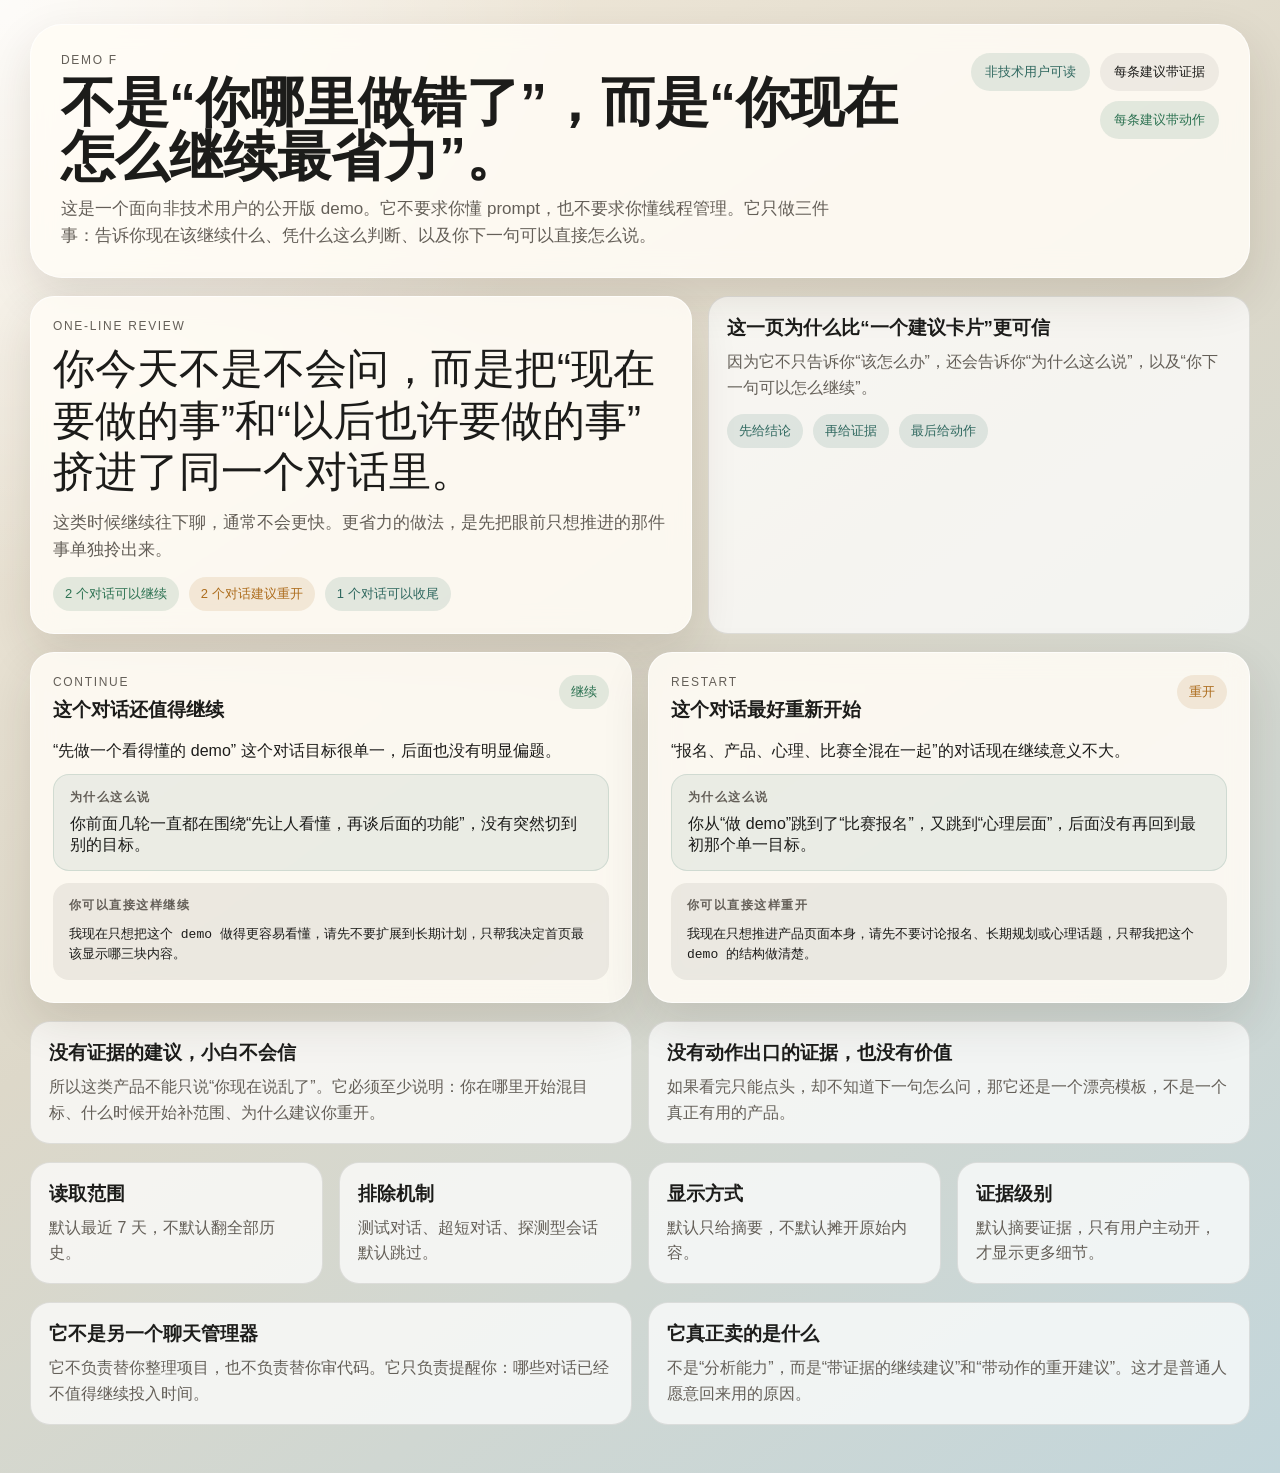
<file: demo-f.html>
<!DOCTYPE html>
<html lang="zh-CN">
<head>
  <meta charset="UTF-8">
  <meta name="viewport" content="width=device-width, initial-scale=1.0">
  <title>Prompt Mirror Demo F</title>
  <link rel="stylesheet" href="./demo.css">
  <style>
    body.theme-public {
      --accent: #2f685f;
      --accent-soft: rgba(47, 104, 95, 0.12);
      --good: #2d7252;
      --warn: #ad6d1d;
      --danger: #97423b;
      background:
        radial-gradient(circle at top left, rgba(255,255,255,0.82), transparent 30%),
        linear-gradient(145deg, #f6edde 0%, #ddd8c9 46%, #c3d6db 100%);
    }

    .hero-layout,
    .decision-grid,
    .proof-grid,
    .safety-grid,
    .footer-grid {
      display: grid;
      gap: 16px;
      margin-bottom: 18px;
    }

    .hero-layout {
      grid-template-columns: 1.1fr 0.9fr;
    }

    .decision-grid,
    .proof-grid,
    .footer-grid {
      grid-template-columns: 1fr 1fr;
    }

    .safety-grid {
      grid-template-columns: repeat(4, 1fr);
    }

    .soft-box,
    .action-box,
    .proof-box,
    .safety-box,
    .footer-box {
      border-radius: 20px;
      padding: 18px;
      border: 1px solid var(--line);
      background: rgba(255,255,255,0.72);
    }

    .soft-box h3,
    .action-box h3,
    .proof-box h3,
    .safety-box h3,
    .footer-box h3 {
      margin: 0 0 8px;
    }

    .soft-box p,
    .action-box p,
    .proof-box p,
    .safety-box p,
    .footer-box p {
      margin: 0;
      color: var(--muted);
      line-height: 1.58;
    }

    .big-copy {
      font-size: clamp(26px, 4vw, 42px);
      line-height: 1.22;
      margin: 10px 0 12px;
    }

    .status-row,
    .mini-chip-row {
      display: flex;
      flex-wrap: wrap;
      gap: 10px;
      margin-top: 14px;
    }

    .mini-chip {
      display: inline-block;
      border-radius: 999px;
      padding: 8px 12px;
      font-size: 13px;
      background: rgba(28, 28, 26, 0.07);
    }

    .mini-chip.good {
      color: var(--good);
      background: rgba(45, 114, 82, 0.12);
    }

    .mini-chip.warn {
      color: var(--warn);
      background: rgba(173, 109, 29, 0.12);
    }

    .mini-chip.soft {
      color: var(--accent);
      background: var(--accent-soft);
    }

    .prompt-box {
      margin-top: 12px;
      border-radius: 16px;
      padding: 14px 16px;
      background: rgba(28, 28, 26, 0.07);
      font-family: Consolas, monospace;
      font-size: 13px;
      line-height: 1.6;
      color: var(--text);
      white-space: pre-wrap;
    }

    .evidence-box {
      margin-top: 12px;
      border-radius: 16px;
      padding: 14px 16px;
      background: rgba(47, 104, 95, 0.08);
      border: 1px solid rgba(47, 104, 95, 0.14);
    }

    .evidence-box strong,
    .prompt-box strong {
      display: block;
      margin-bottom: 8px;
      font-size: 12px;
      text-transform: uppercase;
      letter-spacing: 0.12em;
      color: var(--muted);
    }

    .section-title {
      margin-bottom: 6px;
      text-transform: uppercase;
      letter-spacing: 0.14em;
      font-size: 12px;
      color: var(--muted);
    }

    @media (max-width: 980px) {
      .hero-layout,
      .decision-grid,
      .proof-grid,
      .footer-grid,
      .safety-grid {
        grid-template-columns: 1fr;
      }
    }
  </style>
</head>
<body class="theme-public">
  <main class="shell">
    <section class="hero">
      <div>
        <p class="eyebrow">Demo F</p>
        <h1>不是“你哪里做错了”，而是“你现在怎么继续最省力”。</h1>
        <p class="lede">这是一个面向非技术用户的公开版 demo。它不要求你懂 prompt，也不要求你懂线程管理。它只做三件事：告诉你现在该继续什么、凭什么这么判断、以及你下一句可以直接怎么说。</p>
      </div>
      <div class="hero-chip-row">
        <span class="chip accent">非技术用户可读</span>
        <span class="chip">每条建议带证据</span>
        <span class="chip good">每条建议带动作</span>
      </div>
    </section>

    <section class="hero-layout">
      <article class="card">
        <p class="section-title">One-Line Review</p>
        <div class="big-copy">你今天不是不会问，而是把“现在要做的事”和“以后也许要做的事”挤进了同一个对话里。</div>
        <p class="lede">这类时候继续往下聊，通常不会更快。更省力的做法，是先把眼前只想推进的那件事单独拎出来。</p>
        <div class="status-row">
          <span class="mini-chip good">2 个对话可以继续</span>
          <span class="mini-chip warn">2 个对话建议重开</span>
          <span class="mini-chip soft">1 个对话可以收尾</span>
        </div>
      </article>

      <article class="soft-box">
        <h3>这一页为什么比“一个建议卡片”更可信</h3>
        <p>因为它不只告诉你“该怎么办”，还会告诉你“为什么这么说”，以及“你下一句可以怎么继续”。</p>
        <div class="mini-chip-row">
          <span class="mini-chip soft">先给结论</span>
          <span class="mini-chip soft">再给证据</span>
          <span class="mini-chip soft">最后给动作</span>
        </div>
      </article>
    </section>

    <section class="decision-grid">
      <article class="card">
        <div class="card-head">
          <div>
            <p class="label">Continue</p>
            <h3>这个对话还值得继续</h3>
          </div>
          <span class="mini-chip good">继续</span>
        </div>
        <p>“先做一个看得懂的 demo” 这个对话目标很单一，后面也没有明显偏题。</p>
        <div class="evidence-box">
          <strong>为什么这么说</strong>
          <p>你前面几轮一直都在围绕“先让人看懂，再谈后面的功能”，没有突然切到别的目标。</p>
        </div>
        <div class="prompt-box"><strong>你可以直接这样继续</strong>我现在只想把这个 demo 做得更容易看懂，请先不要扩展到长期计划，只帮我决定首页最该显示哪三块内容。</div>
      </article>

      <article class="card">
        <div class="card-head">
          <div>
            <p class="label">Restart</p>
            <h3>这个对话最好重新开始</h3>
          </div>
          <span class="mini-chip warn">重开</span>
        </div>
        <p>“报名、产品、心理、比赛全混在一起”的对话现在继续意义不大。</p>
        <div class="evidence-box">
          <strong>为什么这么说</strong>
          <p>你从“做 demo”跳到了“比赛报名”，又跳到“心理层面”，后面没有再回到最初那个单一目标。</p>
        </div>
        <div class="prompt-box"><strong>你可以直接这样重开</strong>我现在只想推进产品页面本身，请先不要讨论报名、长期规划或心理话题，只帮我把这个 demo 的结构做清楚。</div>
      </article>
    </section>

    <section class="proof-grid">
      <article class="soft-box">
        <h3>没有证据的建议，小白不会信</h3>
        <p>所以这类产品不能只说“你现在说乱了”。它必须至少说明：你在哪里开始混目标、什么时候开始补范围、为什么建议你重开。</p>
      </article>
      <article class="soft-box">
        <h3>没有动作出口的证据，也没有价值</h3>
        <p>如果看完只能点头，却不知道下一句怎么问，那它还是一个漂亮模板，不是一个真正有用的产品。</p>
      </article>
    </section>

    <section class="safety-grid">
      <article class="safety-box">
        <h3>读取范围</h3>
        <p>默认最近 7 天，不默认翻全部历史。</p>
      </article>
      <article class="safety-box">
        <h3>排除机制</h3>
        <p>测试对话、超短对话、探测型会话默认跳过。</p>
      </article>
      <article class="safety-box">
        <h3>显示方式</h3>
        <p>默认只给摘要，不默认摊开原始内容。</p>
      </article>
      <article class="safety-box">
        <h3>证据级别</h3>
        <p>默认摘要证据，只有用户主动开，才显示更多细节。</p>
      </article>
    </section>

    <section class="footer-grid">
      <article class="footer-box">
        <h3>它不是另一个聊天管理器</h3>
        <p>它不负责替你整理项目，也不负责替你审代码。它只负责提醒你：哪些对话已经不值得继续投入时间。</p>
      </article>
      <article class="footer-box">
        <h3>它真正卖的是什么</h3>
        <p>不是“分析能力”，而是“带证据的继续建议”和“带动作的重开建议”。这才是普通人愿意回来用的原因。</p>
      </article>
    </section>
  </main>
</body>
</html>
</file>
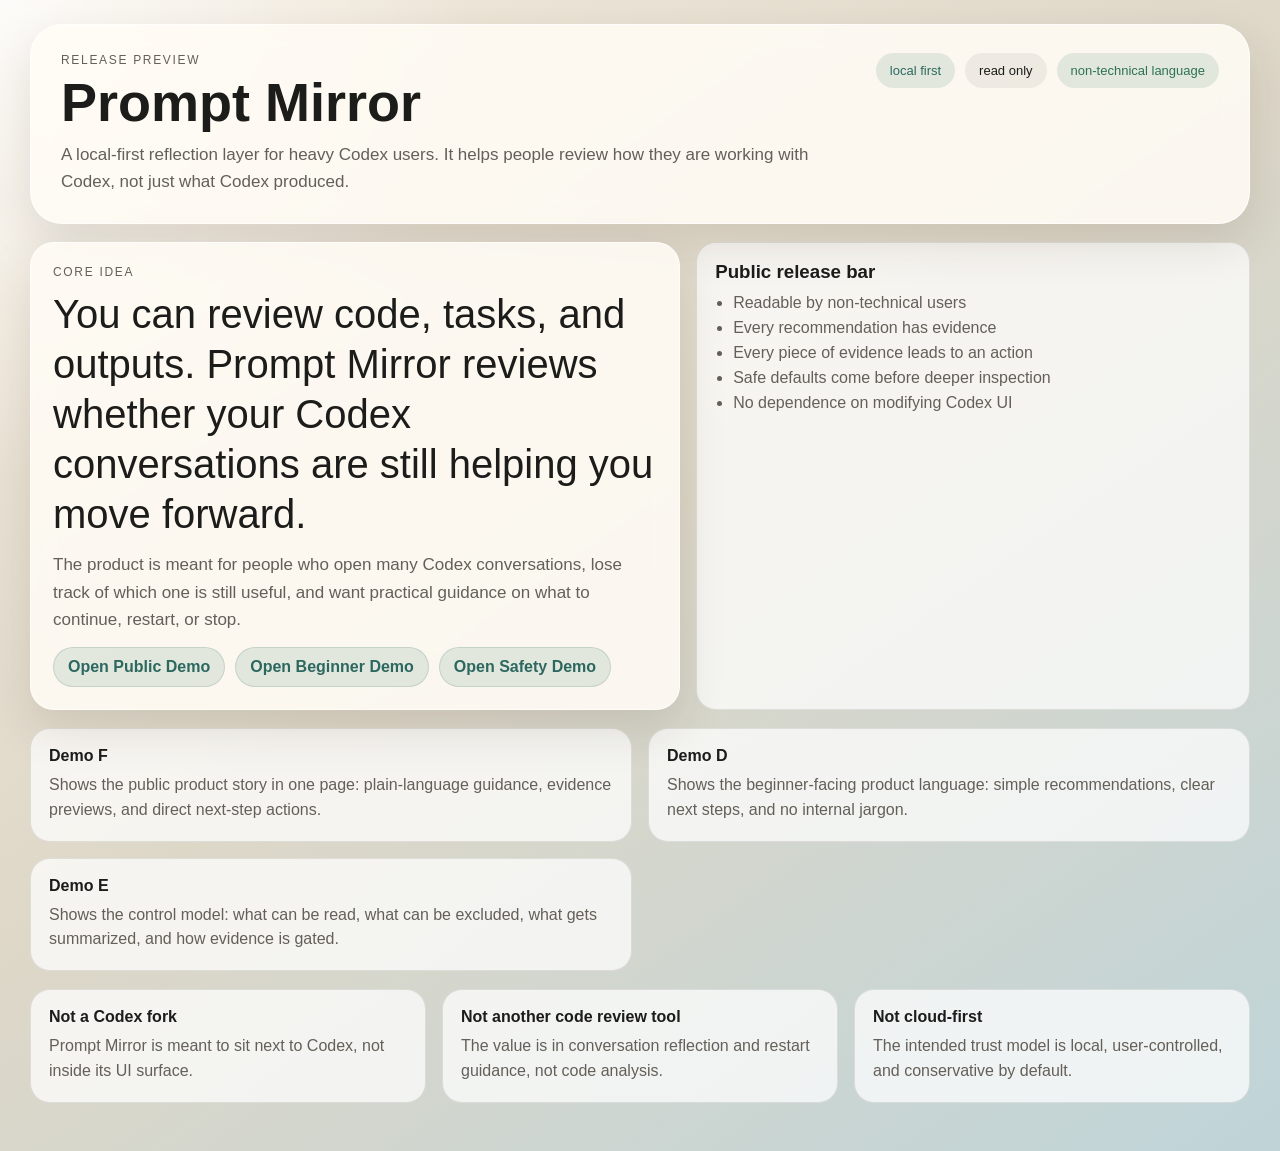
<file: release-preview.html>
<!DOCTYPE html>
<html lang="en">
<head>
  <meta charset="UTF-8">
  <meta name="viewport" content="width=device-width, initial-scale=1.0">
  <title>Prompt Mirror Release Preview</title>
  <link rel="stylesheet" href="./demo.css">
  <style>
    body.release {
      --accent: #2c685f;
      --accent-soft: rgba(44, 104, 95, 0.12);
      --good: #2d7252;
      background:
        radial-gradient(circle at top left, rgba(255,255,255,0.82), transparent 28%),
        linear-gradient(145deg, #f5ecde 0%, #ddd7c8 48%, #bfd4d8 100%);
    }

    .grid,
    .demo-grid,
    .release-notes {
      display: grid;
      gap: 16px;
      margin-bottom: 18px;
    }

    .grid {
      grid-template-columns: 1.08fr 0.92fr;
    }

    .demo-grid {
      grid-template-columns: 1fr 1fr;
    }

    .release-notes {
      grid-template-columns: repeat(3, 1fr);
    }

    .box {
      border-radius: 20px;
      padding: 18px;
      border: 1px solid var(--line);
      background: rgba(255,255,255,0.72);
    }

    .box h3,
    .box h4 {
      margin: 0 0 8px;
    }

    .box p,
    .box li {
      color: var(--muted);
      line-height: 1.55;
    }

    .box ul {
      margin: 0;
      padding-left: 18px;
    }

    .cta-row {
      display: flex;
      flex-wrap: wrap;
      gap: 10px;
      margin-top: 14px;
    }

    .cta {
      display: inline-block;
      padding: 10px 14px;
      border-radius: 999px;
      text-decoration: none;
      color: var(--accent);
      background: var(--accent-soft);
      border: 1px solid rgba(44, 104, 95, 0.16);
      font-weight: 600;
    }

    .big-copy {
      font-size: clamp(26px, 4vw, 40px);
      line-height: 1.25;
      margin: 10px 0 12px;
    }

    @media (max-width: 980px) {
      .grid,
      .demo-grid,
      .release-notes {
        grid-template-columns: 1fr;
      }
    }
  </style>
</head>
<body class="release">
  <main class="shell">
    <section class="hero">
      <div>
        <p class="eyebrow">Release Preview</p>
        <h1>Prompt Mirror</h1>
        <p class="lede">A local-first reflection layer for heavy Codex users. It helps people review how they are working with Codex, not just what Codex produced.</p>
      </div>
      <div class="hero-chip-row">
        <span class="chip accent">local first</span>
        <span class="chip">read only</span>
        <span class="chip good">non-technical language</span>
      </div>
    </section>

    <section class="grid">
      <article class="card">
        <p class="label">Core Idea</p>
        <div class="big-copy">You can review code, tasks, and outputs. Prompt Mirror reviews whether your Codex conversations are still helping you move forward.</div>
        <p class="lede">The product is meant for people who open many Codex conversations, lose track of which one is still useful, and want practical guidance on what to continue, restart, or stop.</p>
        <div class="cta-row">
          <a class="cta" href="./demo-f.html">Open Public Demo</a>
          <a class="cta" href="./demo-d.html">Open Beginner Demo</a>
          <a class="cta" href="./demo-e.html">Open Safety Demo</a>
        </div>
      </article>

      <article class="box">
        <h3>Public release bar</h3>
        <ul>
          <li>Readable by non-technical users</li>
          <li>Every recommendation has evidence</li>
          <li>Every piece of evidence leads to an action</li>
          <li>Safe defaults come before deeper inspection</li>
          <li>No dependence on modifying Codex UI</li>
        </ul>
      </article>
    </section>

    <section class="demo-grid">
      <article class="box">
        <h4>Demo F</h4>
        <p>Shows the public product story in one page: plain-language guidance, evidence previews, and direct next-step actions.</p>
      </article>
      <article class="box">
        <h4>Demo D</h4>
        <p>Shows the beginner-facing product language: simple recommendations, clear next steps, and no internal jargon.</p>
      </article>
      <article class="box">
        <h4>Demo E</h4>
        <p>Shows the control model: what can be read, what can be excluded, what gets summarized, and how evidence is gated.</p>
      </article>
    </section>

    <section class="release-notes">
      <article class="box">
        <h4>Not a Codex fork</h4>
        <p>Prompt Mirror is meant to sit next to Codex, not inside its UI surface.</p>
      </article>
      <article class="box">
        <h4>Not another code review tool</h4>
        <p>The value is in conversation reflection and restart guidance, not code analysis.</p>
      </article>
      <article class="box">
        <h4>Not cloud-first</h4>
        <p>The intended trust model is local, user-controlled, and conservative by default.</p>
      </article>
    </section>
  </main>
</body>
</html>
</file>
<file: demo.css>
:root {
  --bg: #efe7da;
  --paper: rgba(255, 252, 245, 0.88);
  --ink: #1c1c1a;
  --muted: #645f58;
  --line: rgba(28, 28, 26, 0.11);
  --accent: #b84c2a;
  --accent-soft: rgba(184, 76, 42, 0.14);
  --good: #2e7756;
  --warn: #b5751d;
  --danger: #9b3b35;
  --shadow: 0 18px 48px rgba(48, 33, 16, 0.12);
  --radius: 24px;
}

* {
  box-sizing: border-box;
}

body {
  margin: 0;
  font-family: "Segoe UI", "PingFang SC", "Microsoft YaHei", sans-serif;
  color: var(--ink);
  background:
    radial-gradient(circle at top left, rgba(255,255,255,0.72), transparent 28%),
    linear-gradient(135deg, #efe7da 0%, #dfd2bd 52%, #c7d7db 100%);
}

body.theme-reflect {
  --accent: #215f6b;
  --accent-soft: rgba(33, 95, 107, 0.12);
  --good: #1f6d58;
  background:
    radial-gradient(circle at top right, rgba(255,255,255,0.68), transparent 32%),
    linear-gradient(140deg, #f4ecdf 0%, #ddd6c9 45%, #b9d0d6 100%);
}

.shell {
  width: min(1220px, calc(100vw - 32px));
  margin: 24px auto 48px;
}

.hero,
.panel,
.stats-grid {
  margin-bottom: 18px;
}

.hero,
.card,
.stat-card {
  background: var(--paper);
  backdrop-filter: blur(12px);
  border: 1px solid rgba(255, 255, 255, 0.7);
  box-shadow: var(--shadow);
}

.hero {
  border-radius: 32px;
  padding: 28px 30px;
  display: flex;
  justify-content: space-between;
  gap: 20px;
  align-items: flex-start;
}

.eyebrow,
.label {
  margin: 0 0 8px;
  text-transform: uppercase;
  letter-spacing: 0.14em;
  font-size: 12px;
  color: var(--muted);
}

h1, h2, h3, h4, p {
  margin: 0;
}

h1 {
  font-size: clamp(32px, 5vw, 54px);
  line-height: 1;
  margin-bottom: 12px;
}

.lede {
  max-width: 780px;
  color: var(--muted);
  font-size: 17px;
  line-height: 1.6;
}

.hero-chip-row {
  display: flex;
  flex-wrap: wrap;
  gap: 10px;
  justify-content: flex-end;
}

.chip {
  border-radius: 999px;
  padding: 10px 14px;
  font-size: 13px;
  background: rgba(28, 28, 26, 0.06);
}

.chip.accent {
  background: var(--accent-soft);
  color: var(--accent);
}

.chip.good {
  background: rgba(46, 119, 86, 0.12);
  color: var(--good);
}

.chip.warn {
  background: rgba(181, 117, 29, 0.12);
  color: var(--warn);
}

.stats-grid {
  display: grid;
  grid-template-columns: repeat(4, 1fr);
  gap: 16px;
}

.stats-grid.alt {
  grid-template-columns: repeat(3, 1fr);
}

.stat-card,
.card {
  border-radius: var(--radius);
  padding: 22px;
}

.stat-card h2 {
  font-size: clamp(24px, 4vw, 42px);
  margin-bottom: 8px;
}

.stat-card p:last-child {
  color: var(--muted);
  line-height: 1.5;
}

.two-col,
.split-hero {
  display: grid;
  grid-template-columns: 1.2fr 1fr;
  gap: 16px;
}

.single {
  display: block;
}

.card-head {
  display: flex;
  justify-content: space-between;
  gap: 16px;
  align-items: flex-start;
  margin-bottom: 18px;
}

.thread-list,
.signal-list,
.journal-feed,
.coach-stack,
.timeline-notes {
  display: grid;
  gap: 12px;
}

.thread-item,
.coach-note,
.journal-feed article {
  border-radius: 18px;
  padding: 16px;
  border: 1px solid var(--line);
  background: rgba(255, 255, 255, 0.66);
}

.thread-item {
  display: grid;
  grid-template-columns: 1fr auto;
  gap: 14px;
}

.thread-item h4,
.coach-note h4,
.journal-feed h4 {
  margin-bottom: 8px;
}

.thread-item p,
.signal-list p,
.coach-note p,
.journal-feed p,
.timeline-notes li,
.review-summary p,
.action-grid p {
  color: var(--muted);
  line-height: 1.5;
}

.thread-item.danger {
  border-left: 6px solid var(--danger);
}

.thread-item.warn {
  border-left: 6px solid var(--warn);
}

.thread-item.good {
  border-left: 6px solid var(--good);
}

.score-block {
  min-width: 84px;
  text-align: right;
}

.score-block strong {
  display: block;
  font-size: 30px;
}

.score-block span,
.journal-feed article span {
  font-size: 12px;
  text-transform: uppercase;
  letter-spacing: 0.08em;
  color: var(--muted);
}

.signal-list {
  list-style: none;
  padding: 0;
  margin: 0 0 18px;
}

.signal-list li {
  padding: 14px 0;
  border-bottom: 1px solid var(--line);
}

.signal-list li:last-child {
  border-bottom: 0;
}

.mini-chart {
  display: grid;
  grid-template-columns: repeat(7, 1fr);
  gap: 10px;
  align-items: end;
  height: 170px;
}

.bar {
  position: relative;
  border-radius: 18px 18px 10px 10px;
  background: linear-gradient(180deg, var(--accent) 0%, rgba(255,255,255,0.5) 100%);
  min-height: 52px;
}

.bar span {
  position: absolute;
  bottom: -28px;
  left: 50%;
  transform: translateX(-50%);
  font-size: 12px;
  color: var(--muted);
}

.h58 { height: 58px; }
.h60 { height: 60px; }
.h64 { height: 64px; }
.h72 { height: 72px; }
.h76 { height: 76px; }
.h84 { height: 84px; }
.h88 { height: 88px; }

.focus-card {
  padding-bottom: 24px;
}

.action-grid {
  display: grid;
  grid-template-columns: repeat(3, 1fr);
  gap: 14px;
}

.action-grid > div {
  padding: 16px;
  border-radius: 18px;
  background: rgba(255,255,255,0.66);
  border: 1px solid var(--line);
}

.diary-card,
.review-card {
  min-height: 340px;
}

.mood-ring {
  width: 190px;
  height: 190px;
  border-radius: 50%;
  margin: 10px 0 18px;
  display: grid;
  place-items: center;
  background:
    radial-gradient(circle closest-side, rgba(255,252,245,0.92) 66%, transparent 67%),
    conic-gradient(var(--accent) 0 259deg, rgba(28,28,26,0.1) 259deg 360deg);
}

.mood-ring strong {
  display: block;
  text-align: center;
  font-size: 42px;
}

.mood-ring span {
  display: block;
  text-align: center;
  color: var(--muted);
}

.timeline-notes {
  list-style: none;
  padding: 0;
}

.timeline-notes li {
  padding-left: 18px;
  position: relative;
}

.timeline-notes li::before {
  content: "";
  position: absolute;
  left: 0;
  top: 10px;
  width: 8px;
  height: 8px;
  border-radius: 50%;
  background: var(--accent);
}

.wave {
  position: relative;
  height: 120px;
  margin: 18px 0 22px;
  border-bottom: 1px solid var(--line);
}

.dot {
  position: absolute;
  width: 18px;
  height: 18px;
  border-radius: 50%;
  background: var(--accent);
  box-shadow: 0 0 0 8px var(--accent-soft);
}

.d1 { left: 4%; top: 60px; }
.d2 { left: 18%; top: 30px; }
.d3 { left: 33%; top: 46px; }
.d4 { left: 48%; top: 18px; }
.d5 { left: 62%; top: 52px; }
.d6 { left: 76%; top: 26px; }
.d7 { left: 90%; top: 42px; }

.wave::before {
  content: "";
  position: absolute;
  left: 6%;
  right: 4%;
  top: 51px;
  height: 3px;
  background: linear-gradient(90deg, transparent 0%, var(--accent) 12%, var(--accent) 88%, transparent 100%);
  transform: rotate(-6deg);
}

.review-summary {
  display: grid;
  gap: 10px;
}

@media (max-width: 980px) {
  .stats-grid,
  .stats-grid.alt,
  .two-col,
  .split-hero,
  .action-grid {
    grid-template-columns: 1fr;
  }

  .hero {
    flex-direction: column;
  }

  .hero-chip-row {
    justify-content: flex-start;
  }
}
</file>
